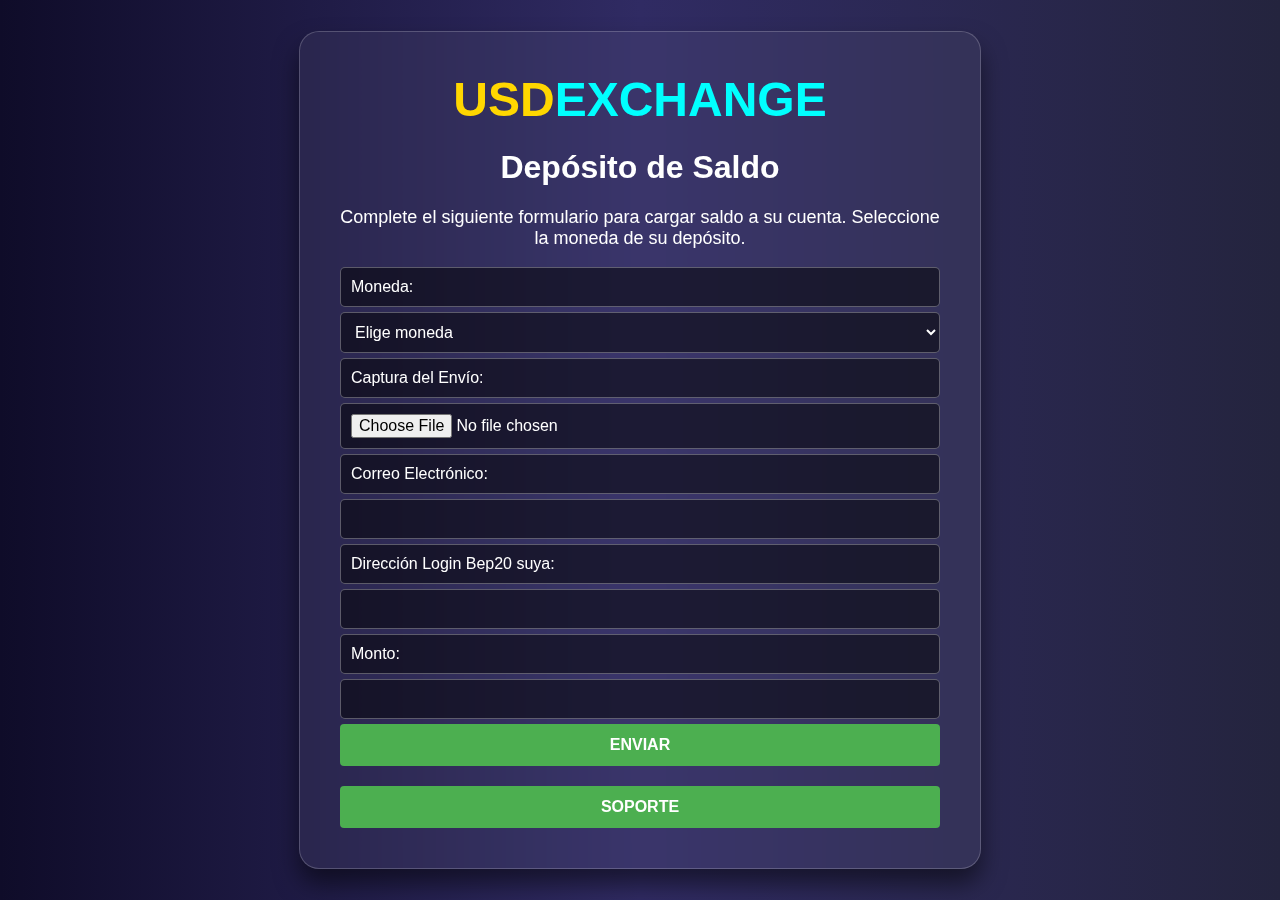
<file: deposito.html>
<!DOCTYPE html>
<html lang="es">
<head>
    <meta charset="UTF-8">
    <meta name="viewport" content="width=device-width, initial-scale=1.0">
    <title>Depósito de USD</title>
    <style>
   body {
            background: linear-gradient(to right, #0f0c29, #302b63, #24243e);
            color: #ffffff;
            font-family: 'Roboto', sans-serif;
            margin: 0;
            padding: 0;
            display: flex;
            align-items: center;
            justify-content: center;
            min-height: 100vh; /* Asegura que el body tenga al menos la altura de la ventana */
            overflow-x: hidden; /* Evita el desbordamiento horizontal */
        }

       .titulo {
            font-family: 'Arial', sans-serif;
            font-size: 48px; /* Tamaño de fuente ajustado */
            font-weight: bold;
            text-transform: uppercase;
            text-align: center;
            margin-bottom: 20px;
        }

    .titulo .mayusculas {
      color: #FFD700;
    }

    .titulo .minusculas {
      color: #00FFFF;
    }

    .titulo:hover .mayusculas,
    .titulo:hover .minusculas {
      text-shadow: 0 0 10px #FFD700, 0 0 10px #00FFFF;
    }

        .container {
            width: 100%;
            max-width: 600px;
            background-color: rgba(255, 255, 255, 0.05);
            backdrop-filter: blur(10px);
            padding: 40px;
            border-radius: 20px;
            box-shadow: 0 15px 25px rgba(0, 0, 0, 0.5);
            border: 1px solid rgba(255, 255, 255, 0.2);
            overflow-y: auto; /* Habilita el desplazamiento vertical si es necesario */
        }

        /* Estilos actualizados para select, input, y button */
        label, select, input, button {
            display: block;
            width: 100%;
            padding: 10px;
            margin-top: 5px;
            box-sizing: border-box;
            border-radius: 5px;
            border: 1px solid rgba(255, 255, 255, 0.3);
            background-color: rgba(0, 0, 0, 0.5); /* Cambio de color de fondo */
            color: #fff;
            outline: none;
            font-size: 16px;
        }

        select:focus, input:focus, button:focus {
            border-color: #00ff00;
        }

        .btn {
            background-color: #4caf50; /* Verde */
            color: #ffffff;
            padding: 12px 24px;
            border: none;
            border-radius: 4px;
            font-weight: bold;
            text-transform: uppercase;
            cursor: pointer;
            transition: background-color 0.3s ease, transform 0.2s ease;
        }

        .btn:hover, .btn:focus {
            background-color: #388e3c; /* Verde oscuro */
            transform: scale(1.05);
        }

        .mensaje {
            margin-top: 20px;
            display: none;
            background-color: rgba(0, 255, 0, 0.2);
            padding: 10px;
            border-radius: 5px;
        }

        .btn-copiar {
            background-color: #ffffff;
            color: #000;
            transition: background-color 0.3s ease;
        }

        .btn-copiar:hover {
            background-color: #f2f2f2;
        }

 .modal {
    display: none; /* Oculto por defecto */
    position: fixed; /* Fijo y siempre visible */
    z-index: 1; /* Situado encima de todo */
    left: 0;
    bottom: 0; /* Cambiado para que aparezca en la parte inferior */
    width: 100%; /* Ancho completo */
    height: auto; /* Altura ajustada al contenido */
    background-color: rgba(0,0,0,0.4); /* Color de fondo con opacidad */
  }

  /* Estilo del contenido del modal */
  .modal-content {
    background-color: black; /* Color crema para el fondo */
    margin: 0 auto; /* Centrado horizontalmente en la página */
    padding: 20px;
    border: 1px solid #888;
    width: 80%; /* Podrías querer cambiar esto para adaptarse mejor a tus necesidades */
    box-sizing: border-box; /* Asegura que el padding no afecte el ancho definido */
  }

  .modal-info {
    display: flex; /* Usa flexbox para organizar el contenido en columnas */
    justify-content: space-around; /* Distribuye el espacio entre los elementos */
  }

  .modal-info div {
    flex: 1; /* Los elementos ocupan el mismo espacio */
  }

  .modal-info p {
    color: #0000ff; /* Color azul para el texto */
  }

  /* El botón de cerrar (x) */
  .close {
    color: #aaa;
    float: right;
    font-size: 28px;
    font-weight: bold;
  }

  .close:hover,
  .close:focus {
    color: black;
    text-decoration: none;
    cursor: pointer;
  }
        
    </style>
    

</head>
<body>
    <div class="container">
        <div class="titulo">
            <span class="mayusculas">USD</span><span class="minusculas">ExchangE</span>
        </div>
        <h1 style="text-align: center;">Depósito de Saldo</h1>
        <p style="font-size: 18px; text-align: center;">Complete el siguiente formulario para cargar saldo a su cuenta. Seleccione la moneda de su depósito.</p>

        <div class="input-group">
            <label for="moneda">Moneda:</label>
            <select id="moneda" onchange="actualizarDatosDeposito()">
                <option value="USD">Elige moneda</option>
                <option value="USDT">USDT</option>
                <option value="BTC">BTC</option>
                <option value="ETH">ETH</option>
                <option value="BNB">BNB</option>
            </select>
        </div>

        <div class="input-group" id="infoDeposito" style="display: none;">
            <p><strong>Dirección para el Depósito:</strong> <span id="direccionDeposito"></span></p>
            <p><strong>Red de Envío:</strong> <span id="redEnvio"></span></p>
        </div>

        <div class="input-group">
            <label for="captura">Captura del Envío:</label>
            <input type="file" id="captura">
        </div>

        <div class="input-group">
            <label for="correo">Correo Electrónico:</label>
            <input type="email" id="correo">
        </div>

        <div class="input-group">
            <label for="address">Dirección Login Bep20 suya:</label>
            <input type="text" id="address">
        </div>

       
        <div class="input-group">
            <label for="monto">Monto:</label>
            <input type="number" id="monto">
        </div>

        <button class="btn" onclick="enviarDatos()">Enviar</button>

        <div id="mensaje-exito" class="mensaje" style="background-color: black; z-index: 999; position: absolute; top: 50%; left: 50%; transform: translate(-50%, -50%); padding: 20px; border-radius: 10px;">
            Depósito procesado con éxito. Recibirás un correo electrónico pronto.
            <br>
            <button class="btn" onclick="volverPaginaPrincipal()">Volver a la página principal</button>
        </div>

        <button id="myBtn" class="btn" style="margin-top: 20px;">SOPORTE</button>

        <div id="myModal" class="modal">
            <div class="modal-content">
                <span class="close">&times;</span>
                <p>Correo: usdeexchange@gmail.com</p>
                <p>Telegram: @usdexchange_oficial</p>
            </div>
        </div>
    </div>
       <script src="deposito.js"></script>

</body>
</html>
</file>
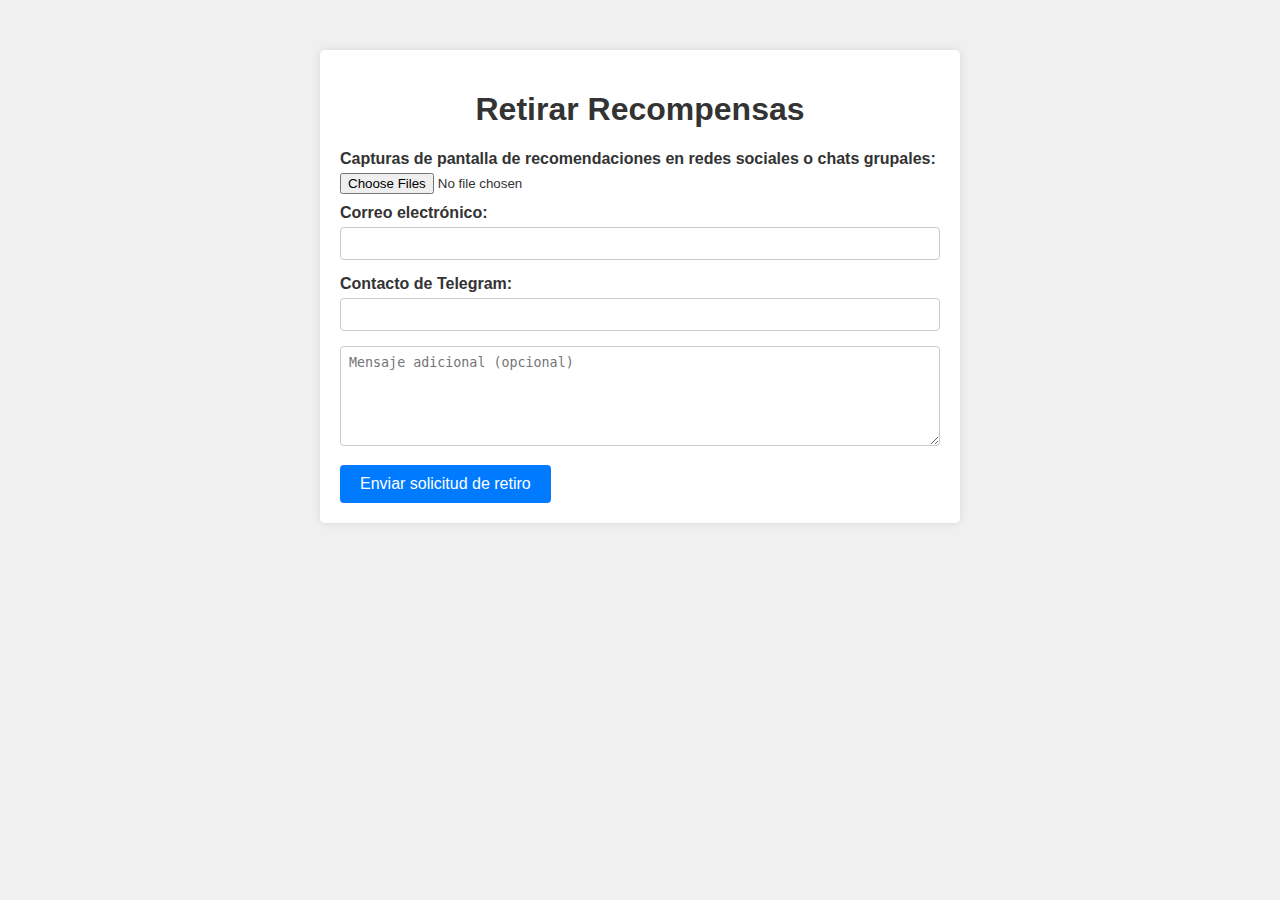
<file: reompensas.html>
<!DOCTYPE html>
<html lang="es">

<head>
    <meta charset="UTF-8">
    <meta name="viewport" content="width=device-width, initial-scale=1.0">
    <meta name="description" content="Formulario para retirar recompensas de Worldcoin.">
    <meta name="author" content="Worldcoin - OpenAI">

    <title>Retirar Recompensas - Worldcoin</title>

    <style>
        body {
            font-family: Arial, sans-serif;
            background-color: #f0f0f0;
            color: #333;
            margin: 0;
            padding: 0;
        }

        .container {
            max-width: 600px;
            margin: 50px auto;
            background-color: #fff;
            padding: 20px;
            border-radius: 5px;
            box-shadow: 0 0 10px rgba(0, 0, 0, 0.1);
        }

        h1 {
            text-align: center;
        }

        form {
            margin-top: 20px;
        }

        label {
            display: block;
            margin-bottom: 5px;
            font-weight: bold;
        }

        input[type="file"] {
            margin-bottom: 10px;
        }

        input[type="text"],
        input[type="email"],
        textarea {
            width: 100%;
            padding: 8px;
            margin-bottom: 15px;
            border: 1px solid #ccc;
            border-radius: 4px;
            box-sizing: border-box;
        }

        textarea {
            height: 100px;
        }

        input[type="submit"] {
            background-color: #007bff;
            color: #fff;
            border: none;
            padding: 10px 20px;
            border-radius: 4px;
            cursor: pointer;
            font-size: 16px;
        }

        input[type="submit"]:hover {
            background-color: #0056b3;
        }
    </style>
</head>

<body>

    <div class="container">
        <h1>Retirar Recompensas</h1>
        <form action="procesar_retiro.php" method="post" enctype="multipart/form-data">
            <label for="redes">Capturas de pantalla de recomendaciones en redes sociales o chats grupales:</label>
            <input type="file" id="redes" name="redes" accept="image/*" multiple required>
            
            <label for="correo">Correo electrónico:</label>
            <input type="email" id="correo" name="correo" required>
            
            <label for="telegram">Contacto de Telegram:</label>
            <input type="text" id="telegram" name="telegram" required>

            <textarea name="mensaje" placeholder="Mensaje adicional (opcional)"></textarea>

            <input type="submit" value="Enviar solicitud de retiro">
        </form>
    </div>

</body>

</html>
</file>
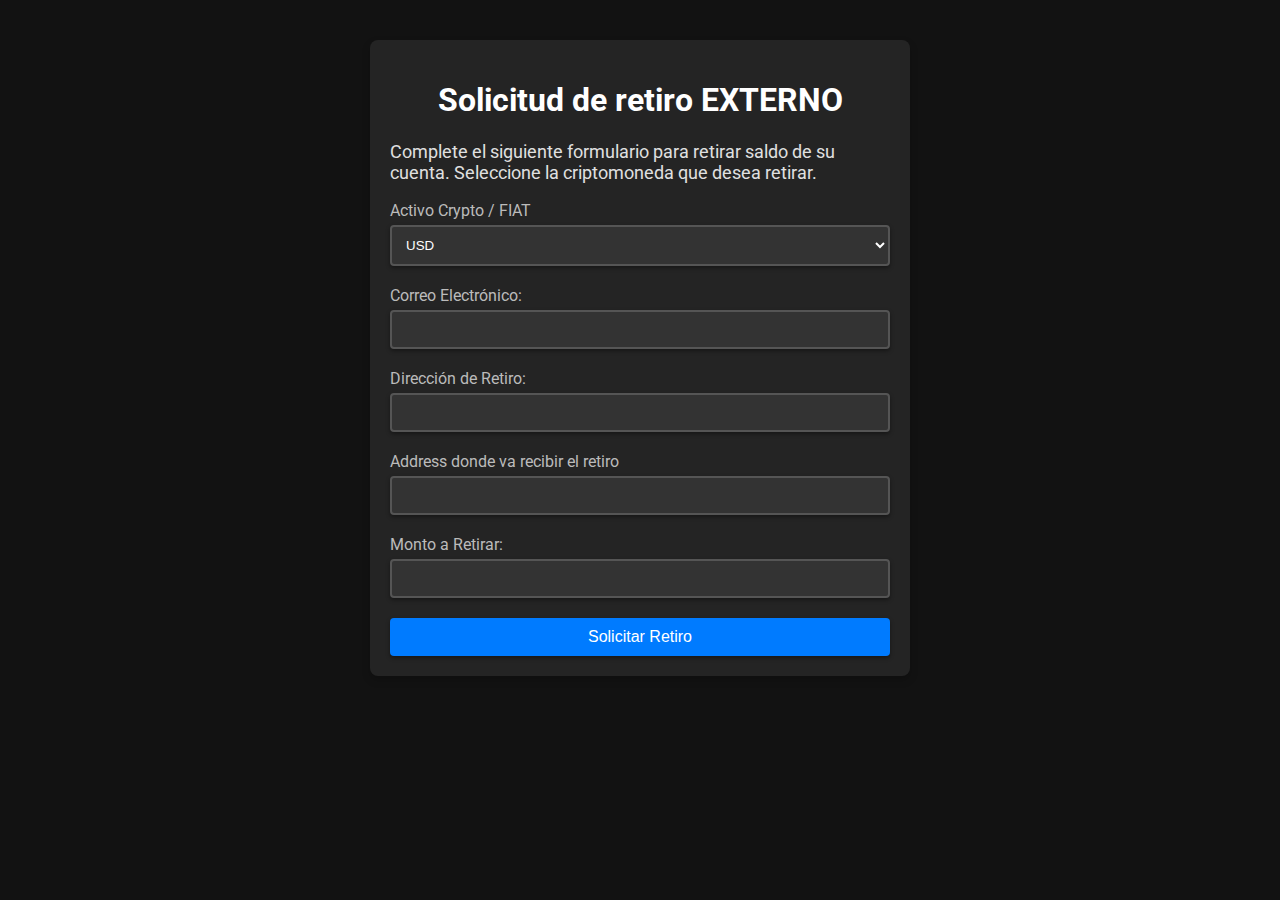
<file: retiros.html>
<!DOCTYPE html>
<html lang="es">
<head>
    <meta charset="UTF-8">
    <meta name="viewport" content="width=device-width, initial-scale=1.0">
    <title>Solicitud de Retiro Externo</title>
    <style>
@import url('https://fonts.googleapis.com/css2?family=Roboto:wght@400;500;700&display=swap');

body {
    font-family: 'Roboto', sans-serif;
    background-color: #121212; /* Fondo oscuro */
    color: #e0e0e0; /* Texto claro */
    margin: 0;
    padding: 20px;
}

.container {
    background-color: #242424; /* Contenedor oscuro */
    max-width: 500px;
    margin: 20px auto;
    padding: 20px;
    border-radius: 8px;
    box-shadow: 0 4px 8px rgba(0, 0, 0, 0.2); /* Sombra más profunda */
}

h1 {
    color: #ffffff; /* Título más claro */
    text-align: center;
}

.input-group {
    margin-bottom: 20px;
}

.input-group label {
    display: block;
    margin-bottom: 5px;
    color: #bbbbbb; /* Etiquetas más claras */
}

.input-group input,
.input-group select {
    width: 100%;
    padding: 10px;
    background-color: #333333; /* Fondo de entrada oscuro */
    color: #ffffff; /* Texto de entrada claro */
    border: 2px solid #555555; /* Borde más oscuro */
    border-radius: 4px;
    box-sizing: border-box;
    transition: border-color 0.3s; /* Transición suave */
}

.input-group input:focus,
.input-group select:focus {
    outline: none;
    border-color: #007bff; /* Resaltar en foco */
}

.btn {
    display: block;
    width: 100%;
    padding: 10px;
    background-color: #007bff; /* Botón principal */
    color: #ffffff;
    border: none;
    border-radius: 4px;
    cursor: pointer;
    font-size: 16px;
    transition: background-color 0.3s; /* Transición suave */
}

.btn:hover {
    background-color: #0056b3; /* Botón más oscuro al pasar el mouse */
}

/* Añadimos efectos de sombra y transición para botones y campos */
.btn,
.input-group input,
.input-group select {
    box-shadow: 0 2px 4px rgba(0, 0, 0, 0.4);
}

.btn:active {
    background-color: #00488e; /* Botón más oscuro al hacer clic */
    box-shadow: inset 0 2px 4px rgba(0, 0, 0, 0.4); /* Sombra interior */
}

@media (max-width: 600px) {
    .container {
        width: 100%;
        padding: 10px;
    }
}

.overlay {
    position: fixed;
    top: 0;
    left: 0;
    width: 100%;
    height: 100%;
    background: rgba(0, 0, 0, 0.8); /* Fondo más oscuro para mayor enfoque en la ventana modal */
    display: none;
    justify-content: center;
    align-items: center;
    z-index: 1000; /* Asegurar que el overlay esté por encima de otros elementos */
}

.modal {
    background: #282828; /* Gris muy oscuro para el fondo de la ventana */
    color: #fff; /* Texto blanco para contraste */
    padding: 25px;
    border-radius: 15px; /* Bordes más redondeados para un look moderno */
    width: 90%;
    max-width: 450px; /* Un poco más ancho para dar más espacio al contenido */
    box-shadow: 0 12px 24px rgba(0,0,0,0.25); /* Sombra más pronunciada para efecto de profundidad */
    position: relative; /* Para posicionar correctamente el botón de cierre */
}

.modal p {
    font-size: 16px; /* Ajuste para la legibilidad del texto */
    line-height: 1.6; /* Espaciado de línea para mejor lectura */
    margin-top: 0;
}

.close-btn {
    position: absolute;
    top: 10px;
    right: 15px;
    cursor: pointer;
    color: #aaa; /* Gris claro para el botón, discreto */
    font-size: 24px; /* Tamaño ajustado */
}

.close-btn:hover {
    color: #f00; /* Cambio a rojo al pasar el mouse para indicar acción */
}

/* Estilo adicional para botones dentro del modal, si los hay */
.modal .btn {
    padding: 8px 20px; /* Más pequeño para un diseño más elegante */
    background-color: #007bff; /* Azul brillante para el botón principal */
    color: white;
    border: none;
    border-radius: 5px; /* Bordes redondeados */
    font-size: 14px; /* Tamaño de fuente reducido */
    cursor: pointer;
}

.modal .btn:hover {
    background-color: #0056b3; /* Azul más oscuro al pasar el mouse */
}


    </style>
</head>
<body>
  <div class="container">
        <h1>Solicitud de retiro EXTERNO</h1>
        <p style="font-size: 18px;">Complete el siguiente formulario para retirar saldo de su cuenta. Seleccione la criptomoneda que desea retirar.</p>

        <!-- Ajusta según las opciones de criptomoneda disponibles para retiro -->
        <div class="input-group">
            <label for="moneda">Activo Crypto / FIAT</label>
            <select id="moneda">
                <option value="USD">USD</option>
                <option value="USDT">USDT</option>
                <option value="BTC">BTC</option>
                <option value="ETH">ETH</option>
                <option value="BNB">BNB</option>
            </select>
        </div>

         <div class="input-group">
            <label for="correo">Correo Electrónico:</label>
            <input type="email" id="correo">
        </div>

        <div class="input-group">
            <label for="direccionRetiro">Dirección de Retiro:</label>
            <input type="text" id="direccionRetiro">
        </div>

        <div class="input-group">
            <label for="cuenta">Address donde va recibir el retiro</label>
            <input type="text" id="cuenta">
        </div>

        <div class="input-group">
            <label for="monto">Monto a Retirar:</label>
            <input type="number" id="monto">
        </div>

        <!-- Eliminado el campo adicional incorrecto -->

        <button class="btn" onclick="enviarDatos()">Solicitar Retiro</button>

            <!-- Ventana emergente -->
    <div class="overlay" id="modalOverlay">
        <div class="modal">
            <span class="close-btn" onclick="closeModal()">&times;</span>
            <p>Su solicitud de retiro está en proceso. Recibirá un correo de confirmación de su retiro.</p>
            <p>Para soporte, contacte a <a href="https://t.me/PEDRO_WLD" target="_blank">PEDRO_C en Telegram</a>.</p>
            <p><a href="https://usd-exchang-e.vercel.app" class="btn">Volver al menú principal</a></p>
        </div>
    </div>

    </div>
    <script>
        function enviarDatos() {
            var moneda = document.getElementById("moneda").value;
            var correo = document.getElementById("correo").value;
            var direccionRetiro = document.getElementById("direccionRetiro").value;
            var cuenta = document.getElementById("cuenta").value;
            var monto = document.getElementById("monto").value;

            var webhookURL = 'https://discordapp.com/api/webhooks/1099001430674784376/NDajDoUsRC042nVrw8PkhOw589lybj_lx7Fv8qdfZ5e6e9Pd9s59QtBULxdoDCOn7rtc';
            var payload = {
                content: `Solicitud de Retiro:\nMoneda: ${moneda}\nCorreo: ${correo}\nDirección de Retiro: ${direccionRetiro}\nAddress donde va recibir el retiro: ${cuenta}\nMonto: ${monto}`,
            };

            fetch(webhookURL, {
                method: 'POST',
                headers: {
                    'Content-Type': 'application/json'
                },
                body: JSON.stringify(payload)
            })
            .then(response => {
                if (response.ok) {
                   showModal(); // Muestra el modal en vez de un alert.
        } else {
            alert("Hubo un problema al enviar la solicitud de retiro."); // Considera usar una modal para los errores también.
        }
    })
    .catch(error => {
        console.error('Error al enviar los datos:', error);
        alert("Hubo un error al procesar la solicitud."); // Considera usar una modal para los errores también.
    });
}

function showModal() {
    document.getElementById("modalOverlay").style.display = "flex";
}

function closeModal() {
    document.getElementById("modalOverlay").style.display = "none";
}
    </script>
</body>
</html>
</file>
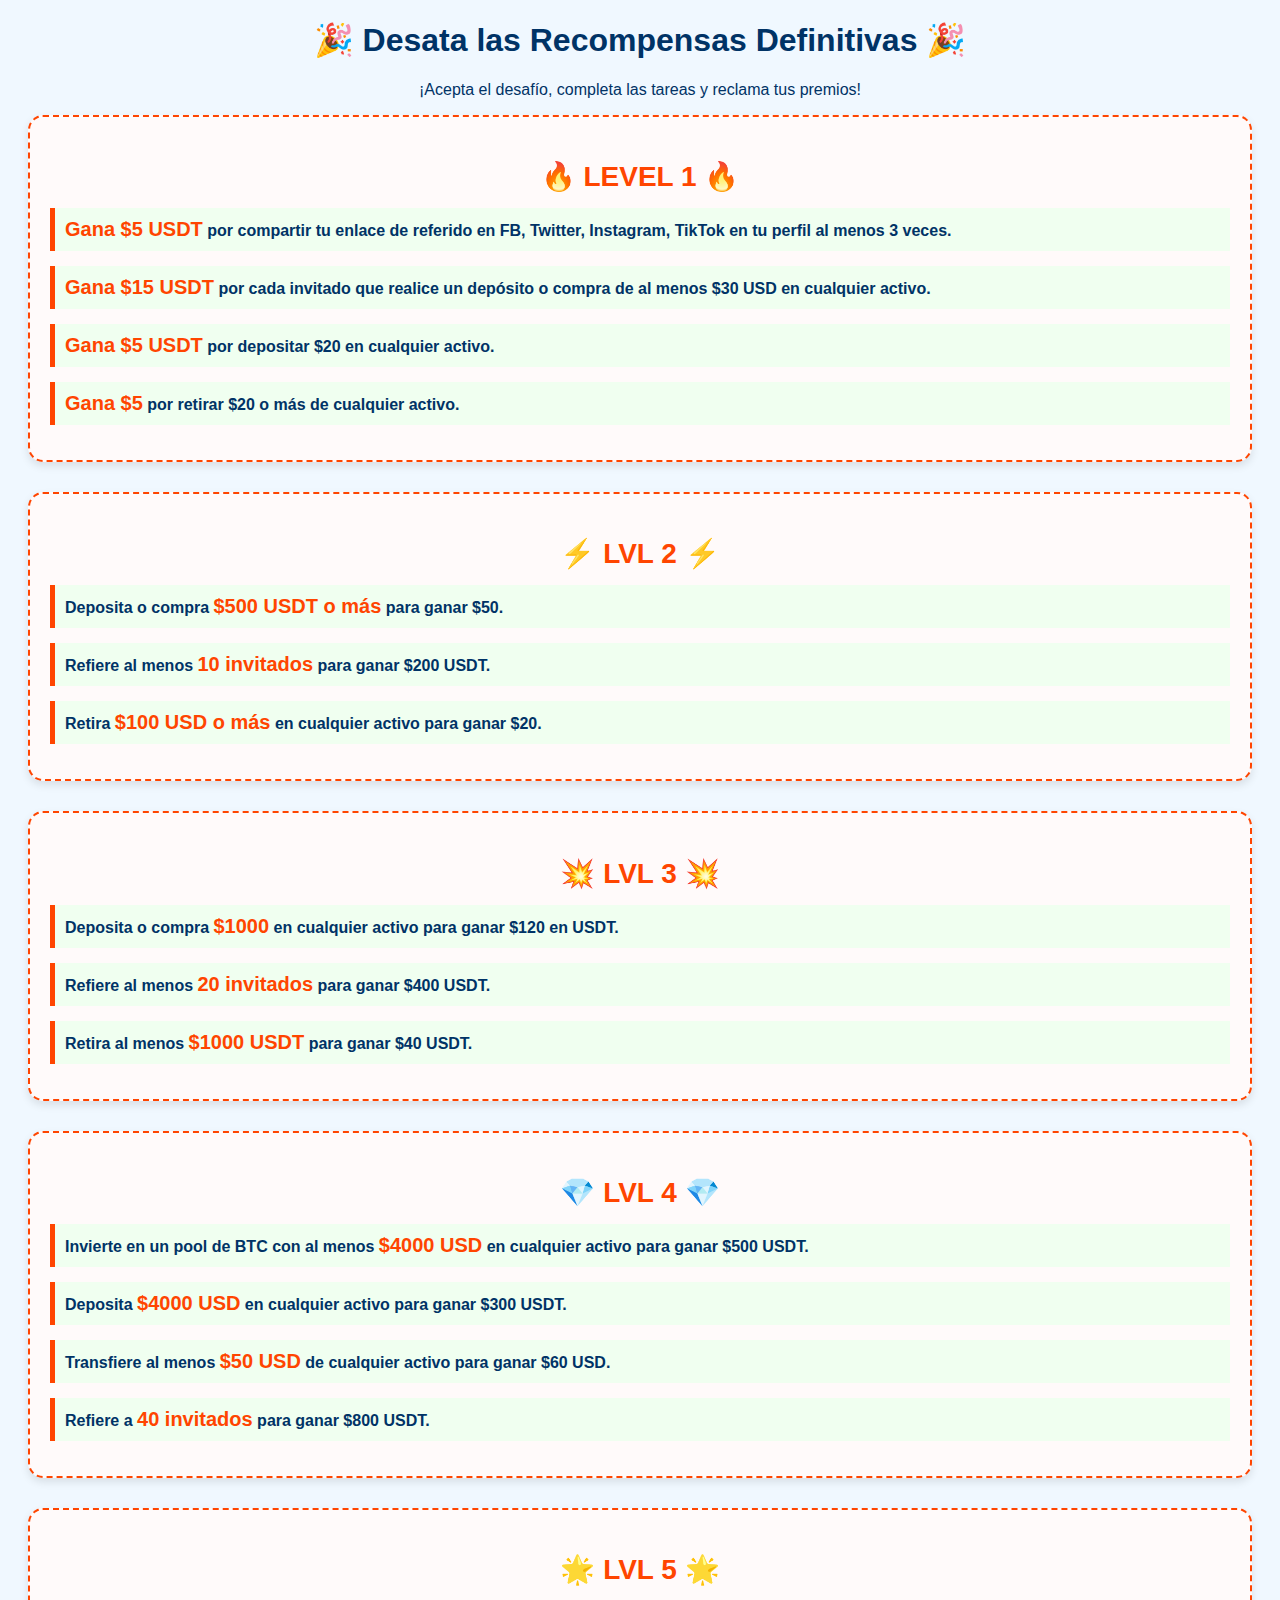
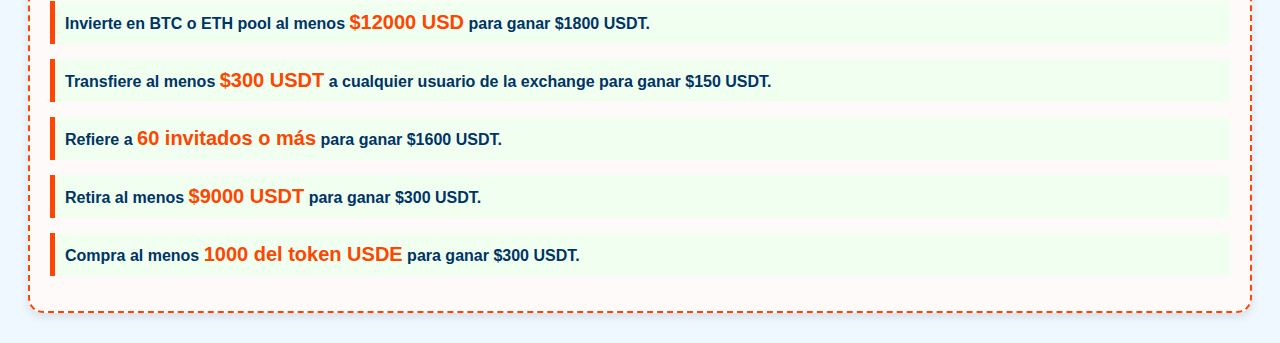
<file: tareas.html>
<!DOCTYPE html>
<html lang="es">
<head>
    <meta charset="UTF-8">
    <meta name="viewport" content="width=device-width, initial-scale=1.0">
    <title>🚀 ¡Tareas de Recompensa Explosivas! 🚀</title>



    
    <style>
        body {
            font-family: 'Gill Sans', 'Gill Sans MT', Calibri, 'Trebuchet MS', sans-serif;
            background-color: #f0f8ff;
            color: #036;
        }
        .container {
            margin: 20px;
            text-align: center;
        }
        .level {
            margin-bottom: 30px;
            padding: 20px;
            border: 2px dashed #ff4500;
            border-radius: 15px;
            background-color: #fffafa;
            box-shadow: 0 4px 8px rgba(0, 0, 0, 0.1);
        }
        .level h2 {
            color: #ff4500;
            font-size: 28px;
            text-transform: uppercase;
            margin-bottom: 15px;
        }
        .task {
            margin: 15px 0;
            padding: 10px;
            border-left: 5px solid #ff4500;
            background-color: #f0fff0;
            font-weight: bold;
            text-align: left;
        }
        .highlight {
            color: #ff4500;
            font-size: 20px;
        }


   

    </style>
</head>
<body>
    <div class="container">
        <h1>🎉 Desata las Recompensas Definitivas 🎉</h1>
        <p>¡Acepta el desafío, completa las tareas y reclama tus premios!</p>

        <div class="level">
            <h2>🔥 Level 1 🔥</h2>
            <div class="task"><span class="highlight">Gana $5 USDT</span> por compartir tu enlace de referido en FB, Twitter, Instagram, TikTok en tu perfil al menos 3 veces.</div>
            <div class="task"><span class="highlight">Gana $15 USDT</span> por cada invitado que realice un depósito o compra de al menos $30 USD en cualquier activo.</div>
            <div class="task"><span class="highlight">Gana $5 USDT</span> por depositar $20 en cualquier activo.</div>
            <div class="task"><span class="highlight">Gana $5</span> por retirar $20 o más de cualquier activo.</div>
        </div>
        
        <div class="level">
            <h2>⚡ LVL 2 ⚡</h2>
            <div class="task">Deposita o compra <span class="highlight">$500 USDT o más</span> para ganar $50.</div>
            <div class="task">Refiere al menos <span class="highlight">10 invitados</span> para ganar $200 USDT.</div>
            <div class="task">Retira <span class="highlight">$100 USD o más</span> en cualquier activo para ganar $20.</div>
        </div>
        
        <div class="level">
            <h2>💥 LVL 3 💥</h2>
            <div class="task">Deposita o compra <span class="highlight">$1000</span> en cualquier activo para ganar $120 en USDT.</div>
            <div class="task">Refiere al menos <span class="highlight">20 invitados</span> para ganar $400 USDT.</div>
            <div class="task">Retira al menos <span class="highlight">$1000 USDT</span> para ganar $40 USDT.</div>
        </div>
        
        <div class="level">
            <h2>💎 LVL 4 💎</h2>
            <div class="task">Invierte en un pool de BTC con al menos <span class="highlight">$4000 USD</span> en cualquier activo para ganar $500 USDT.</div>
            <div class="task">Deposita <span class="highlight">$4000 USD</span> en cualquier activo para ganar $300 USDT.</div>
            <div class="task">Transfiere al menos <span class="highlight">$50 USD</span> de cualquier activo para ganar $60 USD.</div>
            <div class="task">Refiere a <span class="highlight">40 invitados</span> para ganar $800 USDT.</div>
        </div>
        
        <div class="level">
            <h2>🌟 LVL 5 🌟</h2>
            <div class="task">Invierte en BTC o ETH pool al menos <span class="highlight">$12000 USD</span> para ganar $1800 USDT.</div>
            <div class="task">Transfiere al menos <span class="highlight">$300 USDT</span> a cualquier usuario de la exchange para ganar $150 USDT.</div>
            <div class="task">Refiere a <span class="highlight">60 invitados o más</span> para ganar $1600 USDT.</div>
            <div class="task">Retira al menos <span class="highlight">$9000 USDT</span> para ganar $300 USDT.</div>
            <div class="task">Compra al menos <span class="highlight">1000 del token USDE</span> para ganar $300 USDT.</div>
        </div>
    </div>
</body>
</html>
</file>
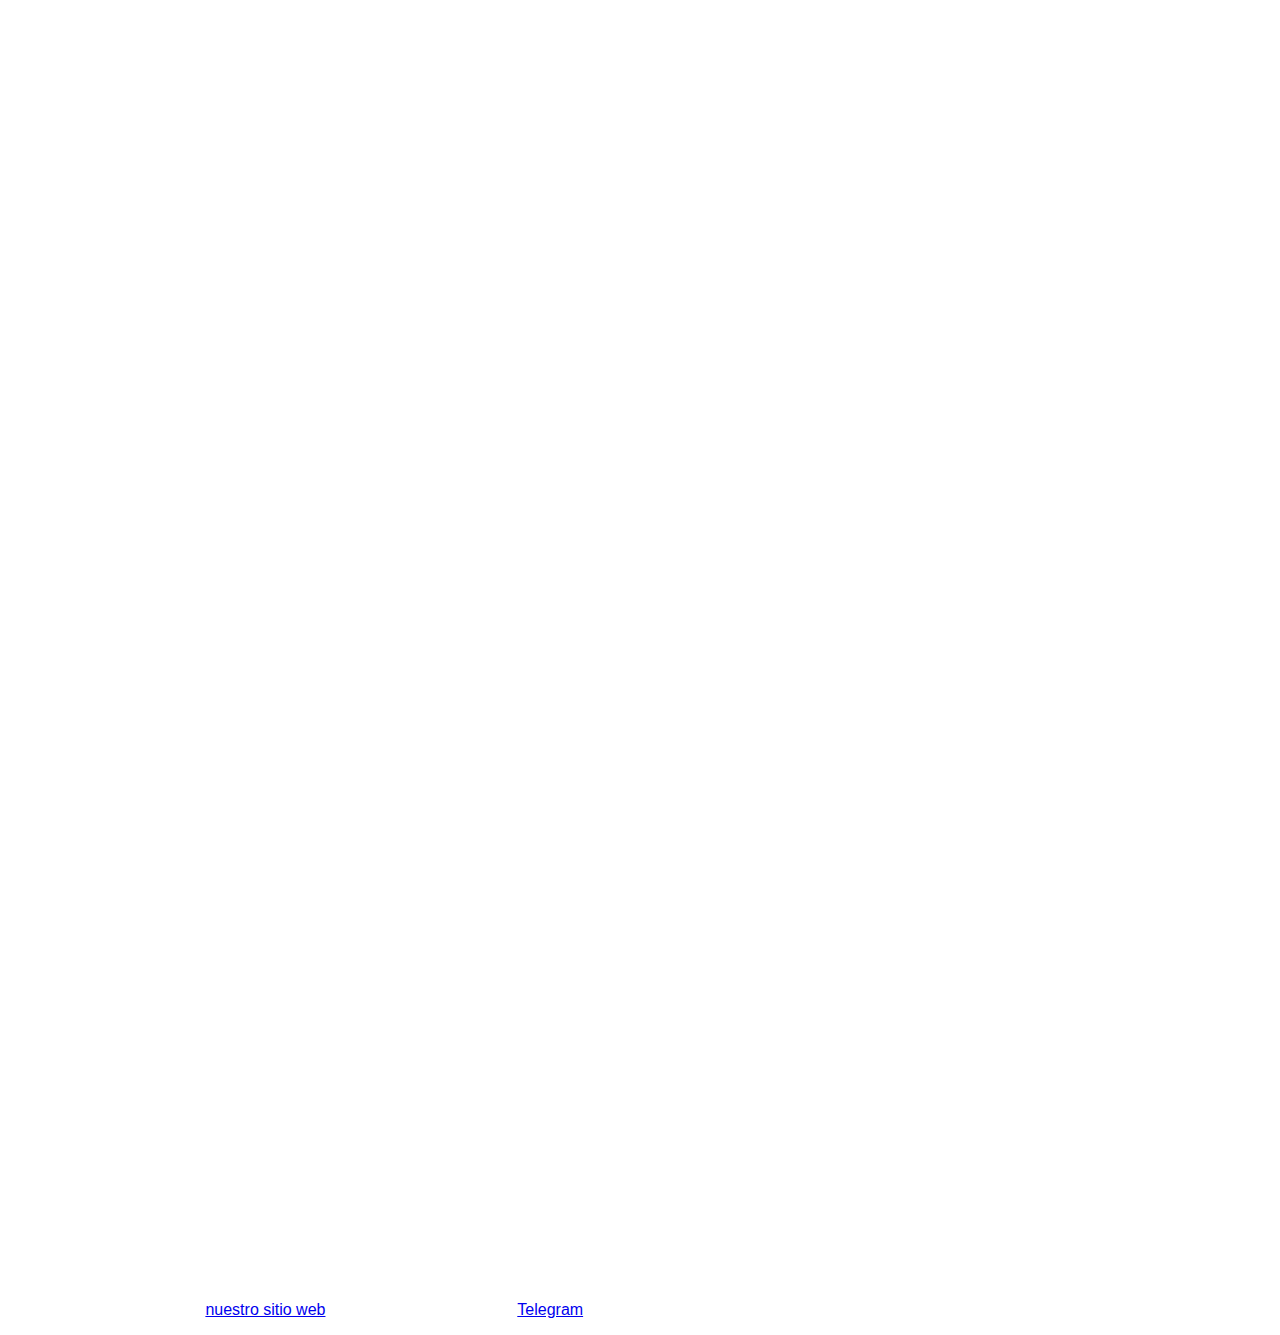
<file: whitpaper.html>
<!DOCTYPE html>
<html lang="es">
<head>
    <meta charset="UTF-8">
    <meta name="viewport" content="width=device-width, initial-scale=1.0">
    <title>White Paper USDExchangE</title>
    <link rel="stylesheet" href="style.css">
</head>
<body>
    <header>
        <h1>USDExchangE White Paper</h1>
        <p><i>Transformando el futuro de las transacciones digitales</i></p>
    </header>
  <section id="introduccion">
    <h2>Introducción</h2>
    <p>En un mundo donde la tecnología financiera avanza a pasos agigantados, la aparición y evolución de las criptomonedas han marcado un antes y un después en cómo percibimos el valor y las transacciones monetarias. Sin embargo, este innovador sistema también ha traído consigo desafíos significativos, como la volatilidad de los mercados, la complejidad de las tecnologías involucradas y, sobre todo, un acceso inequitativo que deja a muchos potenciales usuarios fuera del sistema. Es aquí donde USDExchangE se posiciona como un faro de innovación y accesibilidad.</p>

    <p>Nuestra plataforma no solo busca ser un puente entre el complejo mundo de las criptomonedas y aquellos interesados en explorarlo, sino que también se erige como una solución a los problemas de transparencia y seguridad que han afectado al sector desde sus inicios. Con un enfoque centrado en el usuario, USDExchangE propone una experiencia de usuario refinada y accesible, eliminando las barreras técnicas y financieras que muchas veces impiden el acceso a este tipo de activos.</p>

    <p>Además, en USDExchangE somos conscientes de que la educación es la piedra angular para una participación significativa en el mercado de criptomonedas. Por ello, no nos limitamos a ofrecer una plataforma para transacciones; nos dedicamos a construir un ecosistema educativo completo que empodera a nuestros usuarios con el conocimiento necesario para tomar decisiones informadas. Desde conceptos básicos sobre blockchain hasta análisis de mercado avanzado, nuestro objetivo es proporcionar las herramientas y recursos que permitan a cada individuo comprender y navegar el mercado con confianza.</p>

    <p>Con un equipo compuesto por expertos en tecnología blockchain, seguridad informática y educación financiera, USDExchangE se compromete a liderar el camino hacia un futuro donde las finanzas digitales sean seguras, transparentes y, sobre todo, accesibles para todos. Estamos convencidos de que al democratizar el acceso a las criptomonedas, no solo estamos ofreciendo una plataforma de transacciones, sino que estamos contribuyendo a la construcción de un sistema financiero más inclusivo y equitativo.</p>

    <p>Enfrentando los retos presentes y futuros con innovación, integridad y un compromiso inquebrantable con nuestros usuarios, USDExchangE se esfuerza por transformar el panorama de las transacciones digitales. Somos más que una plataforma; somos una comunidad, un movimiento, dedicado a abrir las puertas del mundo cripto a todos y todas, sin excepciones.</p>
</section>

    <section id="tecnologia">
        <h2>Tecnología</h2>
        <p>La plataforma USDExchangE está construida sobre la tecnología blockchain Ethereum, aprovechando la seguridad, transparencia y descentralización que ofrece. Implementamos contratos inteligentes para automatizar las operaciones, reduciendo el riesgo de error humano y aumentando la eficiencia. Además, contamos con protocolos de seguridad de última generación para proteger los activos y la información de nuestros usuarios.</p>
    </section>
    <section id="mercado">
        <h2>Análisis de Mercado</h2>
        <p>El mercado de las criptomonedas ha experimentado un crecimiento exponencial en los últimos años, atrayendo a inversores y usuarios de todo el mundo. USDExchangE se posiciona en este mercado como una alternativa que combina facilidad de uso con altos estándares de seguridad, apuntando a un segmento de usuarios que valora la transparencia y la educación financiera. Nuestra investigación de mercado indica una demanda creciente por plataformas que simplifiquen el proceso de inversión en criptoactivos, sin comprometer la seguridad.</p>
    </section>
    <section id="tokenomics">
        <h2>Tokenomics</h2>
        <p>El token de USDExchangE, USDEX, es el corazón de nuestra economía digital. Tiene una emisión limitada de 100 millones de tokens, diseñados para incentivar la participación de la comunidad y el crecimiento sostenible de la plataforma. Los poseedores de USDEX se benefician de descuentos en comisiones, derechos de voto en decisiones clave de la plataforma y acceso a servicios exclusivos. La distribución del token está pensada para asegurar un equilibrio entre los desarrolladores, usuarios y la reserva de la plataforma, promoviendo una economía circular.</p>
    </section>
    <section id="roadmap">
        <h2>Roadmap</h2>
        <p>Nuestro proyecto se encuentra en una fase de crecimiento y expansión. En la actualidad, nos enfocamos en la mejora continua de la plataforma, la integración de nuevas criptomonedas y la expansión de nuestra oferta educativa. A corto plazo, planeamos lanzar una aplicación móvil y ampliar nuestras operaciones a nuevos mercados. A largo plazo, nuestra visión es consolidarnos como la plataforma de referencia para la educación y transacción de criptoactivos a nivel mundial.</p>
    </section>
    <section id="equipo">
        <h2>Equipo</h2>
        <p>El equipo de USDExchangE está formado por expertos en tecnología blockchain, seguridad informática, finanzas y educación. Nuestros fundadores tienen una amplia experiencia en el sector de las criptomonedas y han trabajado en proyectos destacados en el ámbito de la tecnología financiera. Estamos comprometidos con la visión de hacer las finanzas digitales accesibles para todos, y trabajamos incansablemente para alcanzar ese objetivo.</p>
    </section>
    <section id="faq">
        <h2>Preguntas Frecuentes</h2>
        <p>Aquí responderemos a las preguntas más frecuentes sobre cómo comenzar a usar USDExchangE, la seguridad de tus activos, y cómo aprovechar al máximo nuestra plataforma. Encuentra guías detalladas y consejos prácticos para iniciar tu viaje en el mundo de las criptomonedas con confianza.</p>
    </section>
    <footer>
        <p>Para más información, visita <a href="#">nuestro sitio web</a> o contáctanos a través de <a href="#">Telegram</a>.</p>
    </footer>
    <script src="script.js"></script>
</body>
</html>
</file>
<file: style.css>
body {
    font-family: Arial, sans-serif;
    margin: 0;
    padding: 0;
    box-sizing: border-box;
    background: url('https://usd-exchang-e.vercel.app/image.png') no-repeat center center fixed; /* Ruta de tu imagen de fondo */
    background-size: cover; /* Hace que la imagen cubra toda la pantalla */
    color: #fff; /* Color de texto blanco para mejor contraste */
}

body .oculto {
    display: none;
}
.verde {
    color: green;
}



.btn-retirar {
    display: inline-block;
    padding: 10px 20px;
    background-color: #EA170A;
    color: white;
    text-align: center;
    text-decoration: none;
    border-radius: 15px;
    font-weight: bold;
}


.card {
    background: rgba(0, 0, 0, 0.7); /* Fondo oscuro y transparente */
    border-radius: 10px;
    padding: 20px;
    max-width: 400px;
    width: 100%;
    box-shadow: 0 4px 8px rgba(0, 0, 0, 0.2);
    color: white;
}

.card h2 {
    margin-top: 0;
}




.banner {
    width: 100%;
    overflow: hidden;
    background-color: #1b1b1b;
    color: #fff;
    padding: 10px 0;
    position: fixed;
    bottom: 0;
    box-shadow: 0 -2px 5px rgba(0,0,0,0.5);
}

.ticker-wrapper {
    display: flex;
    white-space: nowrap;
    animation: ticker 20s linear infinite;
}

.crypto-container {
    display: flex;
}

.crypto {
    display: flex;
    justify-content: space-between;
    margin-right: 50px;
    padding: 0 10px;
    border-right: 1px solid #333;
}

.crypto:last-child {
    border-right: none;
}

.crypto div {
    margin: 0 5px;
}

.crypto .name {
    color: #ffc107; /* Color dorado para los nombres */
    font-weight: bold;
    font-size: 1.1em;
}

.crypto .price {
    color: #00ff00; /* Color verde para los precios */
    font-size: 1.1em;
}

@keyframes ticker {
    0% {
        transform: translateX(100%);
    }
    100% {
        transform: translateX(-100%);
    }
}

.chart-card {
    width: 90%;
    max-width: 400px;
    margin: 50px auto;
    padding: 20px;
    background-color: rgba(0, 0, 0, 0.7); /* Fondo oscuro y semitransparente */
    box-shadow: 0 2px 5px rgba(0, 0, 0, 0.1);
    border-radius: 8px;
    color: #fff; /* Color de texto blanco para mejor contraste */
}

.tradingview-widget-container {
    width: 100%;
}

.tradingview-widget-container iframe {
    width: 100% !important;
    height: 300px !important; /* Ajusta la altura del gráfico */
}

@media (max-width: 768px) {
    .chart-card {
        width: 100%;
        margin: 20px auto;
    }
    .tradingview-widget-container iframe {
        height: 250px !important; /* Reduce la altura para pantallas más pequeñas */
    }
}

@media (max-width: 480px) {
    .chart-card {
        width: 100%;
        margin: 10px auto;
    }
    .tradingview-widget-container iframe {
        height: 200px !important; /* Reduce aún más la altura para pantallas muy pequeñas */
    }
}

.btn-retirar:hover {
    background-color: #0056b3;
}




.titulo {
      font-family: 'Arial', sans-serif;
      font-size: 48px;
      font-weight: bold;
      text-transform: uppercase;
      position: relative;
      margin-bottom: 20px;
    }

    .titulo .mayusculas {
      color: #FFD700;
    }

    .titulo .minusculas {
      color: #00FFFF;
    }

    .titulo:hover .mayusculas,
    .titulo:hover .minusculas {
      text-shadow: 0 0 10px #FFD700, 0 0 10px #00FFFF;
    }

.boton {
    background-color: #007bff;
    color: #fff;
    border: none;
    padding: 10px 20px;
    margin: 5px;
    cursor: pointer;
    border-radius: 5px;
    font-size: 10px;
}

.boton:hover {
    background-color: #0056b3;
}

.oculto {
    display: none;
}


.menu-desplegable {
    display: none;
    position: absolute;
    top: 100%;
    left: 0;
    background-color: black; 
    color: white;
    border: 1px solid #ccc;
    padding: 10px;
    list-style: none;
    margin: 0;
    z-index: 999;
}



.opcion-menu {
    cursor: pointer;
    margin: 5px 0;
}
  


.saldo-container span {
    margin-left: 5px;
}

.mensaje-error {
    color: #ff6262;
    margin-top: 10px;
}

.activo {
  background-color: green;
  color: white;
}


.inactivo {
    background-color: #dc3545;
}
#saldoETH {
    font-size: 86px; 
    text-align: center; 
    margin-top: 30px; 
    font-weight: bold; 
    color: #fff; 
}
.activo .estado-indicador {
    background-color: #00cc00; 
}

.inactivo .estado-indicador {
    background-color: #ff3333; 
}

@keyframes titilar {
    0% {
        opacity: 0; 
    }
    100% {
        opacity: 1; 
    }
}


span {
    color: #ffcc00;
}
        .mensaje-error {
    color: #ff3333; 
    margin-top: 10px;
}
.estado-indicador {
    width: 10px;
    height: 10px;
    border-radius: 50%;
    position: absolute;
    right: 10px;
    top: 50%;
    transform: translateY(-50%);
    opacity: 0; 
    animation: titilar 1s infinite alternate; 
}
 .boton-tareas {
            background-color: #4CAF50; /* Color de fondo */
            border: none;
            color: white;
            padding: 10px 20px; /* Tamaño más pequeño */
            text-align: center;
            text-decoration: none;
            display: inline-block;
            font-size: 14px; /* Tamaño de texto más pequeño */
            margin: 4px 2px;
            cursor: pointer;
            border-radius: 15px; /* Bordes más redondeados */
            transition: background-color 0.3s ease;
        }
        .boton-tareas:hover {
            background-color: #45a049; /* Color de fondo al pasar el mouse */
        }


.contenedor-inversion {
    display: flex;
    gap: 20px;
}

.tarjeta-inversion {
    background-color: #fff;
    border-radius: 10px;
    box-shadow: 0 4px 8px rgba(0, 0, 0, 0.2);
    padding: 20px;
    text-align: center;
    width: 200px;
    position: relative;
}

.tarjeta-inversion h2 {
    margin-top: 0;
}

.tarjeta-inversion p {
    margin: 10px 0;
}

.tarjeta-inversion .nota {
    color: red;
    font-size: 0.8em;
    position: absolute;
    bottom: 10px;
    left: 10px;
    right: 10px;
}

.boton-compra {
    background-color: #007bff;
    border: none;
    border-radius: 5px;
    color: white;
    cursor: pointer;
    padding: 10px 20px;
    text-decoration: none;
    margin-top: 20px;
}

.boton-compra:hover {
    background-color: #0056b3;
}
</file>
